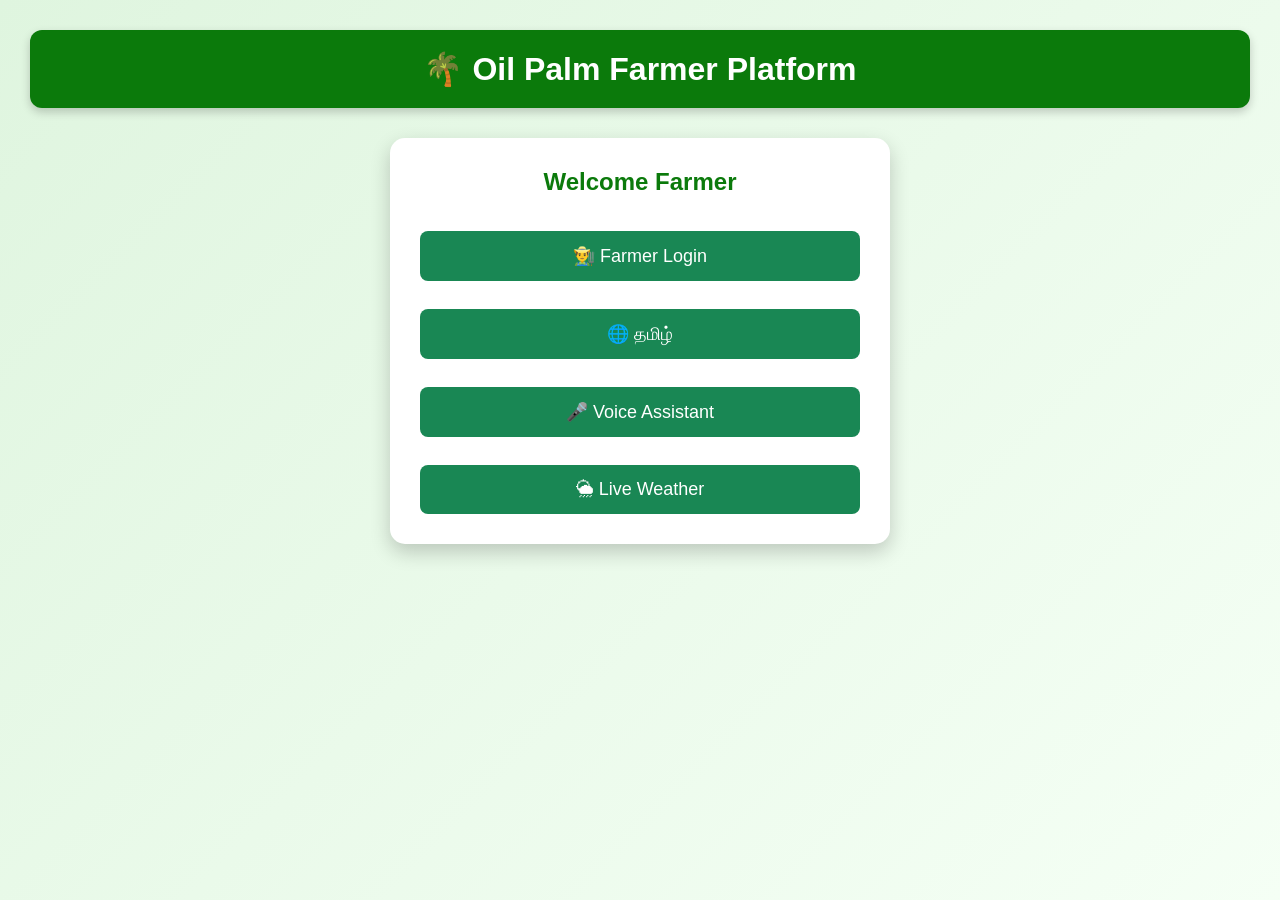
<file: index.html>
<!DOCTYPE html>
<html lang="en">

<head>
    <meta charset="UTF-8">
    <meta name="viewport" content="width=device-width, initial-scale=1.0">
    <title>Oil Palm Farmer Platform</title>
    <link rel="stylesheet" href="style.css">
</head>

<body>

    <h1 id="title">🌴 Oil Palm Farmer Platform</h1>

    <div class="card">

        <h2>Welcome Farmer</h2>

        <button onclick="location.href='register.html'">
            👨‍🌾 Farmer Login
        </button>

        <br><br>

        <button onclick="tamil()">
            🌐 தமிழ்
        </button>

        <br><br>

        <button onclick="speakTamil()">
            🎤 Voice Assistant
        </button>
        <br><br>

<button onclick="location.href='weather.html'">
    🌦 Live Weather
</button>

    </div>

    <script src="script.js"></script>

</body>

</html>
</file>
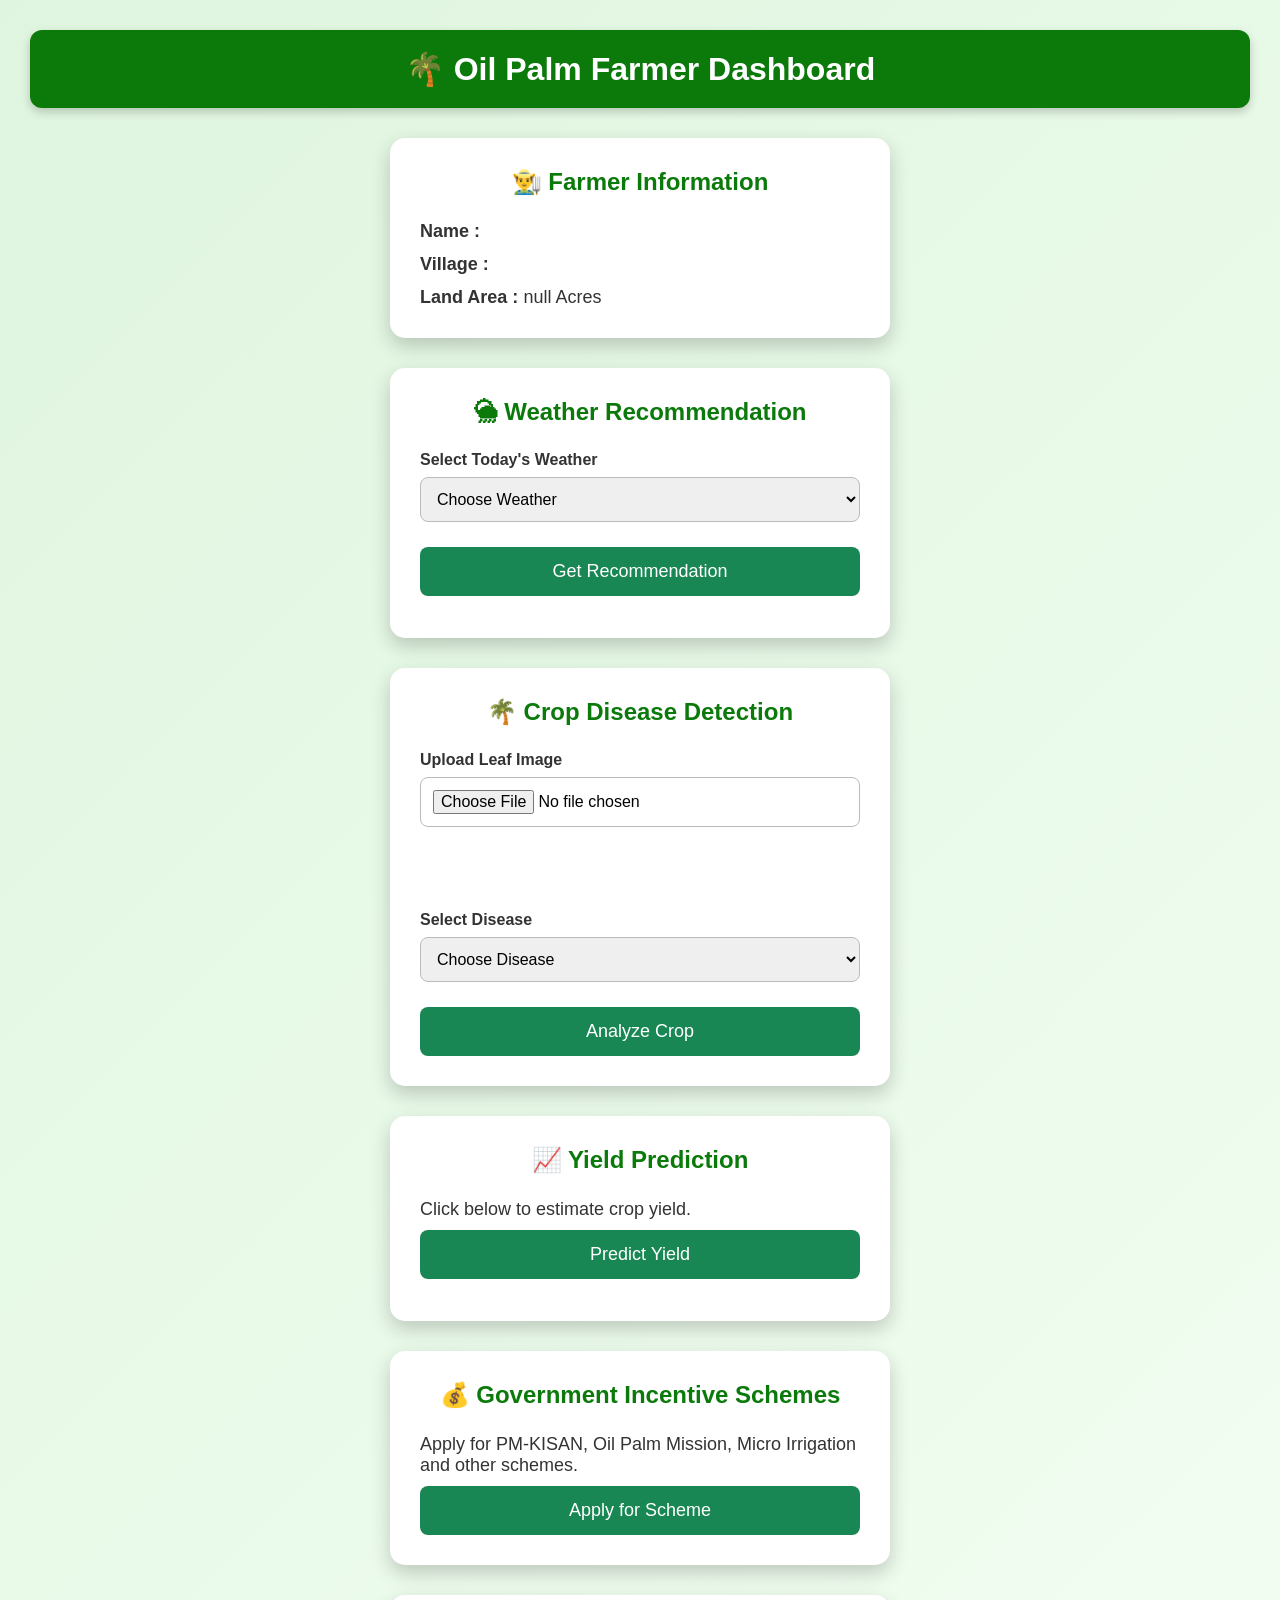
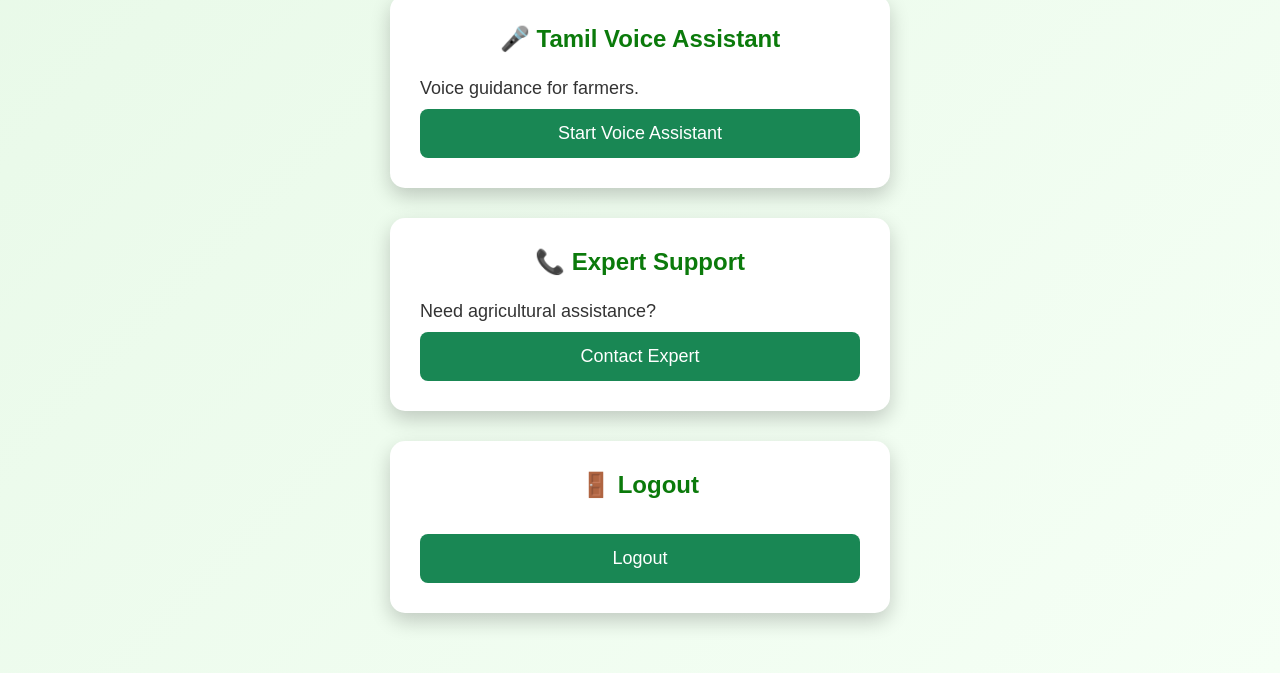
<file: farmer.html>
<!DOCTYPE html>
<html lang="en">
<head>
<meta charset="UTF-8">
<meta name="viewport" content="width=device-width, initial-scale=1.0">
<title>Oil Palm Farmer Dashboard</title>

<link rel="stylesheet" href="style.css">

</head>

<body>

<h1 id="title">🌴 Oil Palm Farmer Dashboard</h1>

<!-- Farmer Details -->

<div class="card">

<h2>👨‍🌾 Farmer Information</h2>

<p><b>Name :</b> <span id="farmerName"></span></p>

<p><b>Village :</b> <span id="farmerVillage"></span></p>

<p><b>Land Area :</b> <span id="farmerAcres"></span></p>

</div>

<!-- Weather -->

<div class="card">

<h2>🌦 Weather Recommendation</h2>

<label>Select Today's Weather</label>

<select id="weather">

<option value="">Choose Weather</option>

<option>Sunny</option>

<option>Rainy</option>

<option>Cloudy</option>

</select>

<button onclick="getRecommendation()">

Get Recommendation

</button>

<p id="recommendation"></p>

</div>

<!-- Crop -->

<div class="card">

<h2>🌴 Crop Disease Detection</h2>

<label>Upload Leaf Image</label>

<input type="file" id="leafImage" accept="image/*">

<br><br>

<img id="preview"
style="display:none;width:250px;border-radius:10px;">

<br><br>

<label>Select Disease</label>

<select id="crop">

<option value="">Choose Disease</option>

<option>Healthy</option>

<option>Yellow Leaf</option>

<option>Leaf Spot</option>

<option>Ganoderma Disease</option>

<option>Bud Rot</option>

</select>

<button onclick="checkCrop()">

Analyze Crop

</button>

<div id="cropResult"></div>

</div>

<!-- Yield -->

<div class="card">

<h2>📈 Yield Prediction</h2>

<p>Click below to estimate crop yield.</p>

<button onclick="predictYield()">

Predict Yield

</button>

<p id="yieldResult"></p>

</div>

<!-- Government -->

<div class="card">

<h2>💰 Government Incentive Schemes</h2>

<p>

Apply for PM-KISAN, Oil Palm Mission,
Micro Irrigation and other schemes.

</p>

<button onclick="location.href='incentives.html'">

Apply for Scheme

</button>

</div>

<!-- Voice -->

<div class="card">

<h2>🎤 Tamil Voice Assistant</h2>

<p>

Voice guidance for farmers.

</p>

<button onclick="speakTamil()">

Start Voice Assistant

</button>

</div>

<!-- Expert -->

<div class="card">

<h2>📞 Expert Support</h2>

<p>

Need agricultural assistance?

</p>

<button onclick="alert('Agriculture Officer Contact: +91 9876543210')">

Contact Expert

</button>

</div>

<!-- Logout -->

<div class="card">

<h2>🚪 Logout</h2>

<button onclick="logout()">

Logout

</button>

</div>

<script src="script.js"></script>

</body>
</html>
</file>
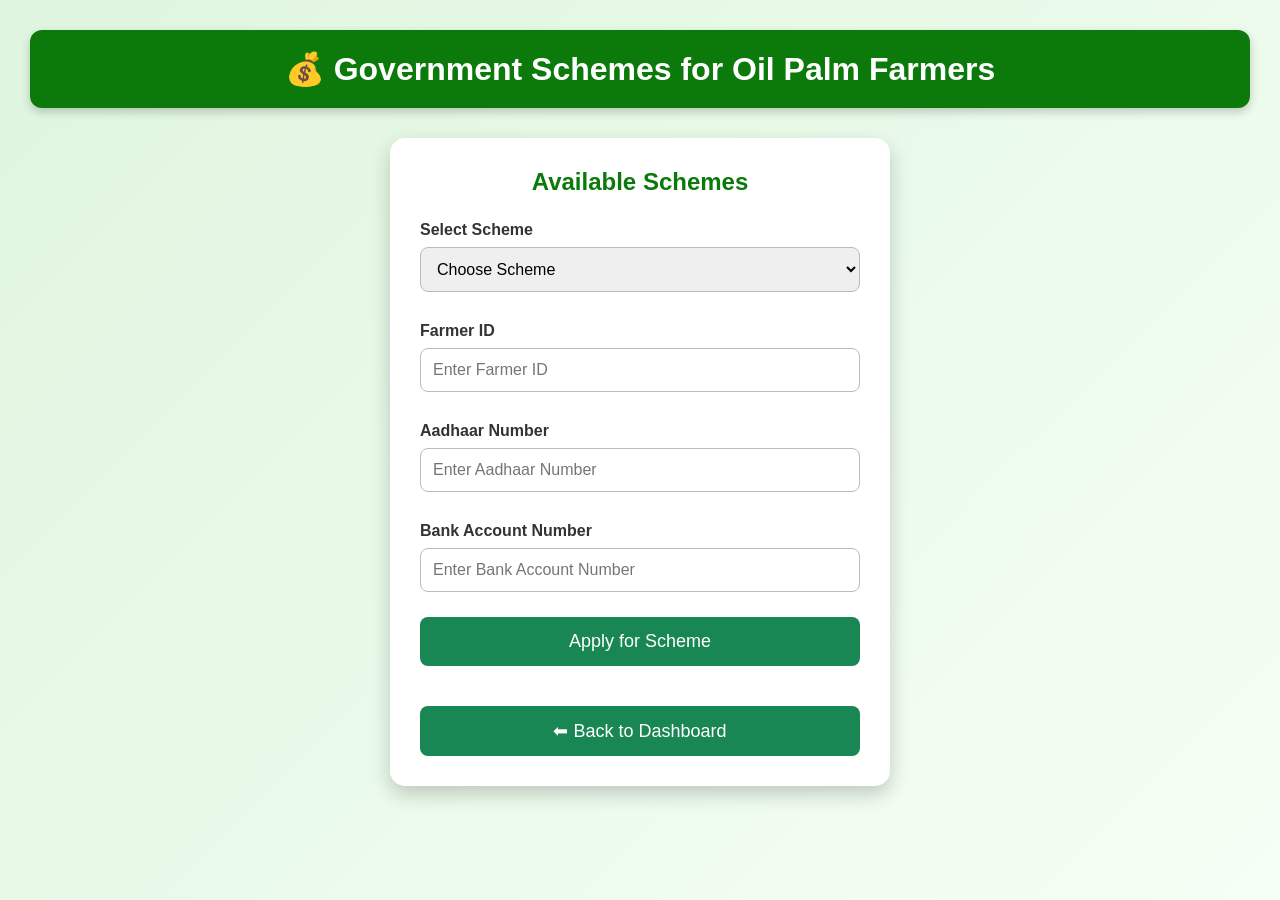
<file: incentives.html>
<!DOCTYPE html>
<html lang="en">
<head>
<meta charset="UTF-8">
<meta name="viewport" content="width=device-width, initial-scale=1.0">
<title>Government Schemes</title>
<link rel="stylesheet" href="style.css">
</head>

<body>

<h1>💰 Government Schemes for Oil Palm Farmers</h1>

<div class="card">

<h2>Available Schemes</h2>

<label>Select Scheme</label>

<select id="scheme">

<option value="">Choose Scheme</option>

<option>Oil Palm Area Expansion Scheme</option>

<option>PM-KISAN</option>

<option>PM Fasal Bima Yojana</option>

<option>Micro Irrigation Scheme</option>

<option>Farm Mechanization Scheme</option>

</select>

<label>Farmer ID</label>

<input type="text" id="farmerId" placeholder="Enter Farmer ID">

<label>Aadhaar Number</label>

<input type="text" id="aadhaar" placeholder="Enter Aadhaar Number">

<label>Bank Account Number</label>

<input type="text" id="bank" placeholder="Enter Bank Account Number">

<button onclick="applyScheme()">
Apply for Scheme
</button>

<p id="status"></p>

<br>

<button onclick="location.href='farmer.html'">
⬅ Back to Dashboard
</button>

</div>

<script src="script.js"></script>

</body>
</html>
</file>
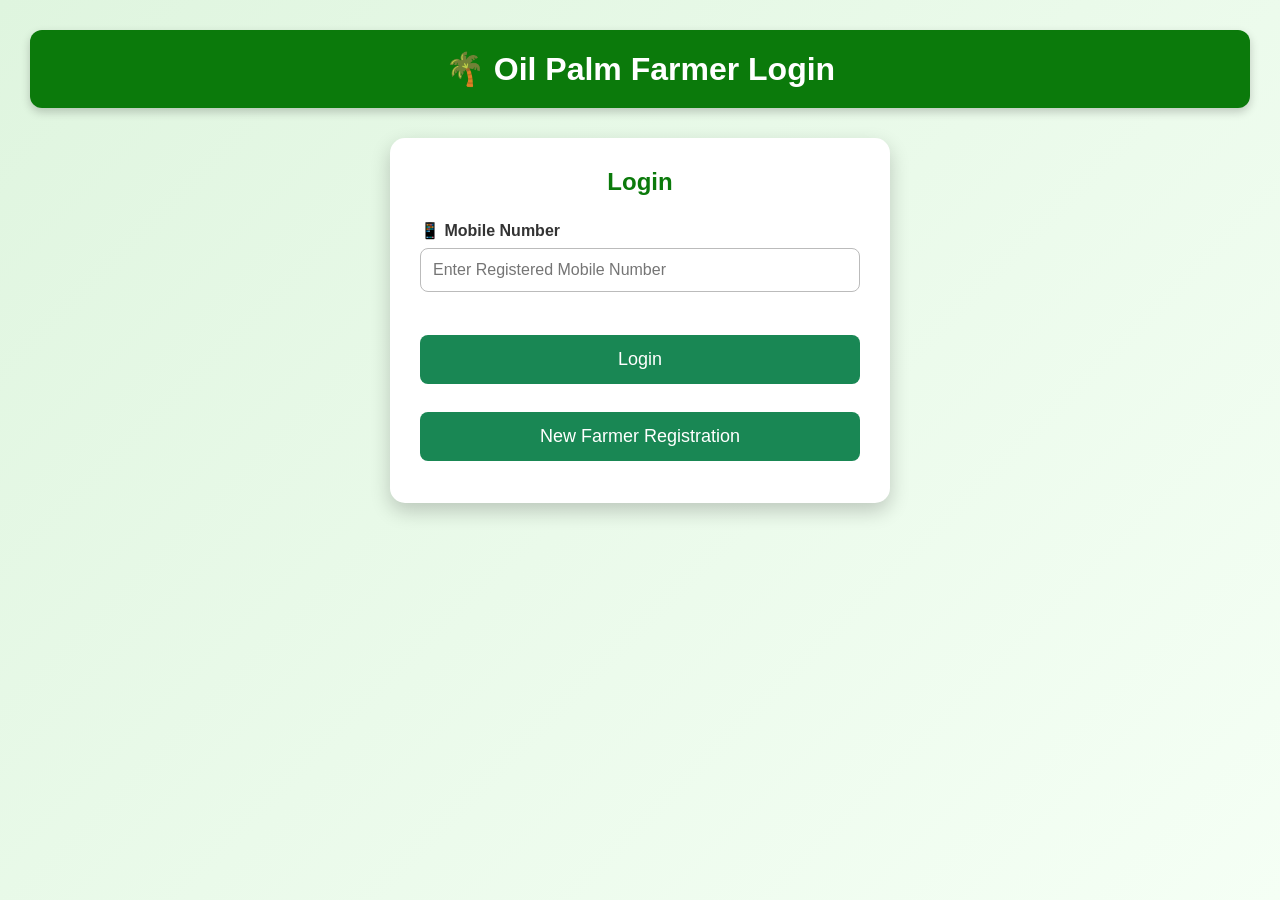
<file: login.html>
<!DOCTYPE html>
<html lang="en">
<head>
<meta charset="UTF-8">
<meta name="viewport" content="width=device-width, initial-scale=1.0">
<title>Farmer Login</title>
<link rel="stylesheet" href="style.css">
</head>

<body>

<h1>🌴 Oil Palm Farmer Login</h1>

<div class="card">

<h2>Login</h2>

<label>📱 Mobile Number</label>

<input type="text" id="loginMobile" placeholder="Enter Registered Mobile Number">

<br><br>

<button onclick="login()">
Login
</button>

<br><br>

<button onclick="location.href='register.html'">
New Farmer Registration
</button>

<p id="loginMsg"></p>

</div>

<script src="script.js"></script>

</body>
</html>
</file>
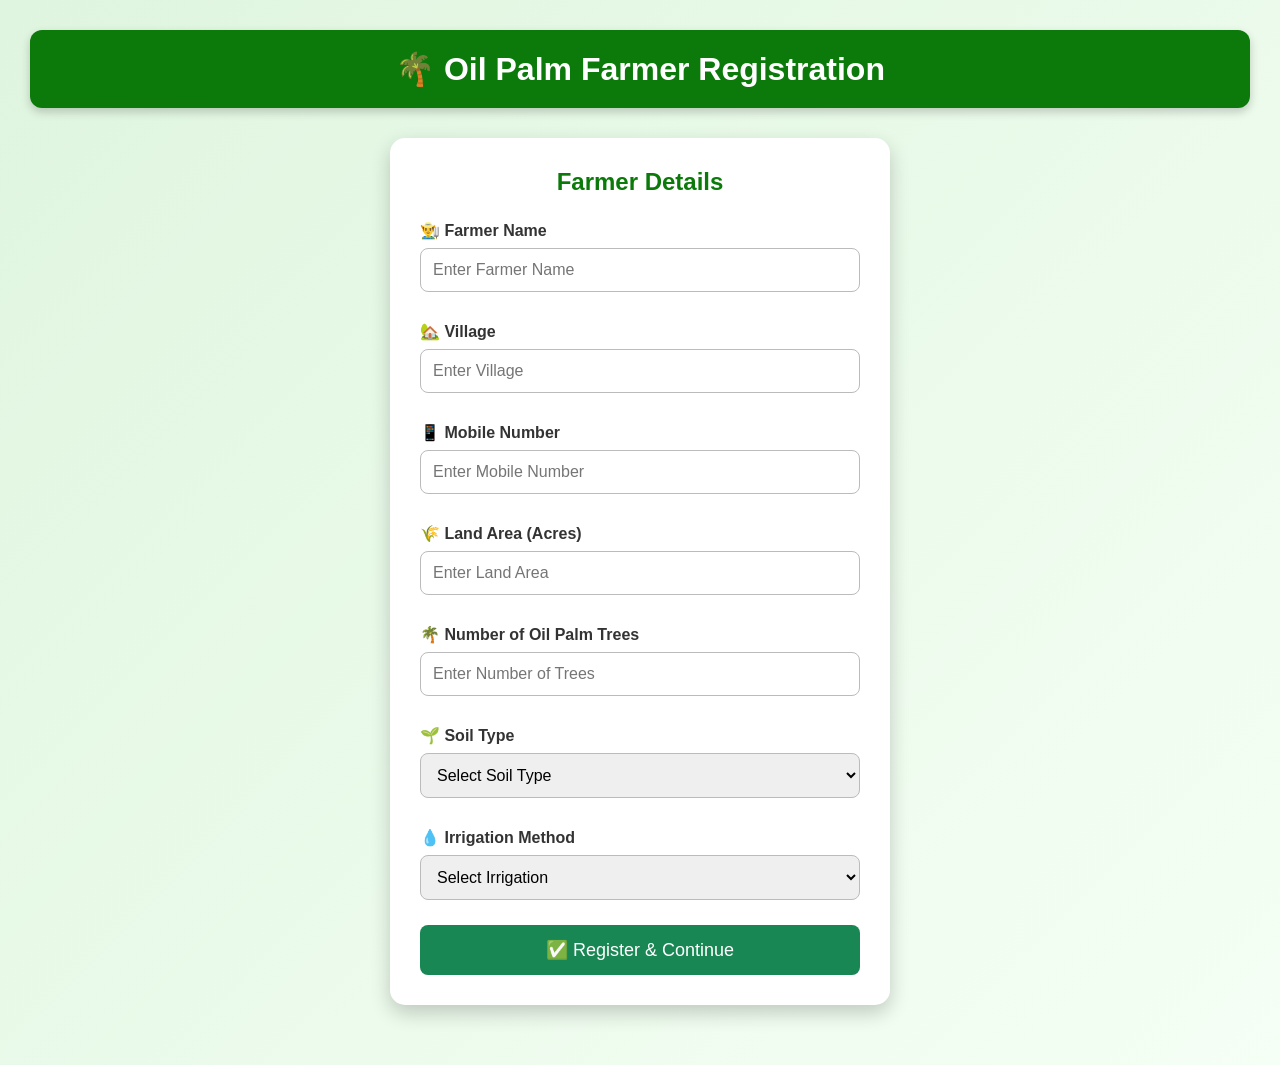
<file: register.html>
<!DOCTYPE html>
<html lang="en">
<head>
    <meta charset="UTF-8">
    <meta name="viewport" content="width=device-width, initial-scale=1.0">
    <title>Oil Palm Farmer Registration</title>
    <link rel="stylesheet" href="style.css">
</head>

<body>

<h1>🌴 Oil Palm Farmer Registration</h1>

<div class="card">

    <h2>Farmer Details</h2>

    <label for="name">👨‍🌾 Farmer Name</label>
    <input type="text" id="name" placeholder="Enter Farmer Name">

    <label for="village">🏡 Village</label>
    <input type="text" id="village" placeholder="Enter Village">

    <label for="mobile">📱 Mobile Number</label>
    <input type="tel" id="mobile" placeholder="Enter Mobile Number">

    <label for="acres">🌾 Land Area (Acres)</label>
    <input type="number" id="acres" placeholder="Enter Land Area">

    <label for="trees">🌴 Number of Oil Palm Trees</label>
    <input type="number" id="trees" placeholder="Enter Number of Trees">

    <label for="soil">🌱 Soil Type</label>
    <select id="soil">
        <option value="">Select Soil Type</option>
        <option>Red Soil</option>
        <option>Black Soil</option>
        <option>Sandy Soil</option>
    </select>

    <label for="irrigation">💧 Irrigation Method</label>
    <select id="irrigation">
        <option value="">Select Irrigation</option>
        <option>Drip Irrigation</option>
        <option>Sprinkler Irrigation</option>
        <option>Manual Irrigation</option>
    </select>

    <button onclick="saveDetails()">
        ✅ Register & Continue
    </button>

</div>

<script src="script.js"></script>

</body>
</html>
</file>
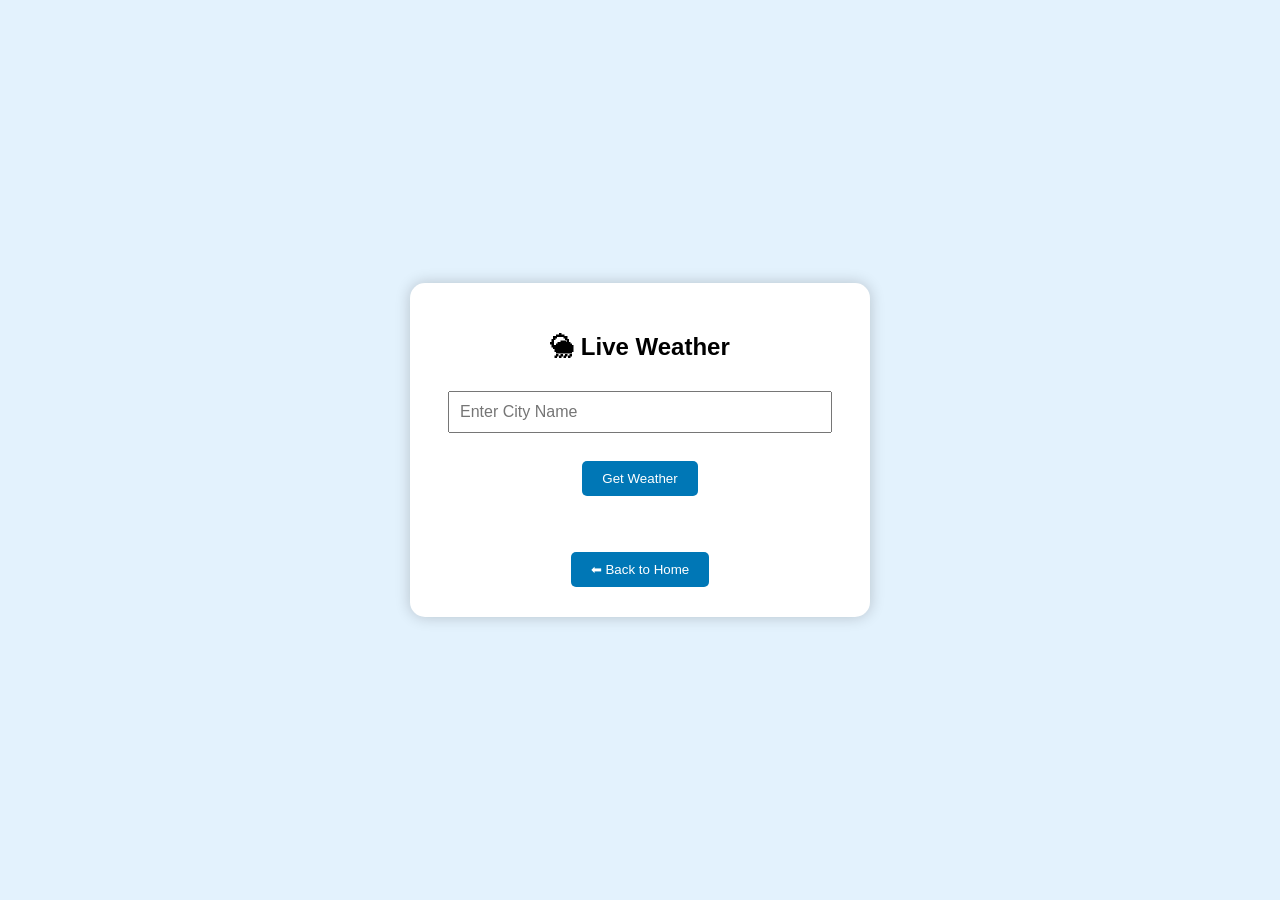
<file: weather.html>
<!DOCTYPE html>
<html lang="en">
<head>
<meta charset="UTF-8">
<meta name="viewport" content="width=device-width, initial-scale=1.0">
<title>Live Weather</title>

<style>
body{
    font-family: Arial, sans-serif;
    background:#e3f2fd;
    display:flex;
    justify-content:center;
    align-items:center;
    height:100vh;
    margin:0;
}

.container{
    background:white;
    padding:30px;
    border-radius:15px;
    width:400px;
    text-align:center;
    box-shadow:0 0 15px rgba(0,0,0,0.2);
}

input{
    width:90%;
    padding:10px;
    font-size:16px;
    margin:10px 0;
}

button{
    padding:10px 20px;
    background:#0077b6;
    color:white;
    border:none;
    border-radius:5px;
    cursor:pointer;
}

button:hover{
    background:#005f8a;
}

#weatherResult{
    margin-top:20px;
    font-size:18px;
}
</style>

</head>
<body>

<div class="container">

<h2>🌦 Live Weather</h2>

<input type="text" id="city" placeholder="Enter City Name">

<br><br>

<button onclick="getWeather()">Get Weather</button>

<div id="weatherResult"></div>

<br><br>

<button onclick="location.href='index.html'">⬅ Back to Home</button>

</div>

<script>

async function getWeather(){

const city=document.getElementById("city").value;

const apiKey = "63787b6afb0ef4e08cb0094be2b6fd0c";

const url = `https://api.openweathermap.org/data/2.5/weather?q=${city}&appid=${apiKey}&units=metric`;

try{

const response=await fetch(url);

const data=await response.json();

if(data.cod!=200){
document.getElementById("weatherResult").innerHTML="❌ City Not Found";
return;
}

document.getElementById("weatherResult").innerHTML=`
<h3>${data.name}</h3>
<p>🌡 Temperature: ${data.main.temp} °C</p>
<p>☁ Weather: ${data.weather[0].description}</p>
<p>💧 Humidity: ${data.main.humidity}%</p>
<p>💨 Wind Speed: ${data.wind.speed} m/s</p>
`;

}catch(error){
document.getElementById("weatherResult").innerHTML="Error loading weather.";
}

}

</script>

</body>
</html>
</file>
<file: style.css>
/* ===========================
   OIL PALM FARMER PLATFORM
   =========================== */

*{
    margin:0;
    padding:0;
    box-sizing:border-box;
    font-family:Arial, Helvetica, sans-serif;
}

body{
    background:linear-gradient(135deg,#dff5df,#f5fff5);
    min-height:100vh;
    padding:30px;
}

/* Header */

h1{
    text-align:center;
    color:white;
    background:#0b7a0b;
    padding:20px;
    border-radius:12px;
    margin-bottom:30px;
    font-size:32px;
    box-shadow:0 4px 10px rgba(0,0,0,0.2);
}

/* Card */

.card{

    width:500px;

    margin:30px auto;

    background:#fff;

    border-radius:15px;

    padding:30px;

    box-shadow:0 8px 20px rgba(0,0,0,0.2);

}

/* Card Heading */

.card h2{

    text-align:center;

    color:#0b7a0b;

    margin-bottom:25px;

}

/* Labels */

label{

    display:block;

    margin-top:15px;

    margin-bottom:8px;

    font-weight:bold;

    color:#333;

}

/* Inputs */

input{

    width:100%;

    padding:12px;

    border:1px solid #bbb;

    border-radius:8px;

    font-size:16px;

    margin-bottom:15px;

}

/* Dropdown */

select{

    width:100%;

    padding:12px;

    border:1px solid #bbb;

    border-radius:8px;

    font-size:16px;

    margin-bottom:15px;

}

/* Buttons */

button{

    width:100%;

    padding:14px;

    background:#198754;

    color:white;

    border:none;

    border-radius:8px;

    font-size:18px;

    cursor:pointer;

    transition:.3s;

    margin-top:10px;

}

button:hover{

    background:#0b5e35;

    transform:scale(1.02);

}

/* Paragraph */

p{

    font-size:18px;

    margin-top:12px;

    color:#333;

}

/* Dashboard Cards */

.dashboard{

    display:grid;

    grid-template-columns:repeat(auto-fit,minmax(280px,1fr));

    gap:20px;

}

/* Responsive */

@media(max-width:768px){

body{

padding:15px;

}

.card{

width:95%;

padding:20px;

}

h1{

font-size:24px;

}

button{

font-size:16px;

}

}
</file>
